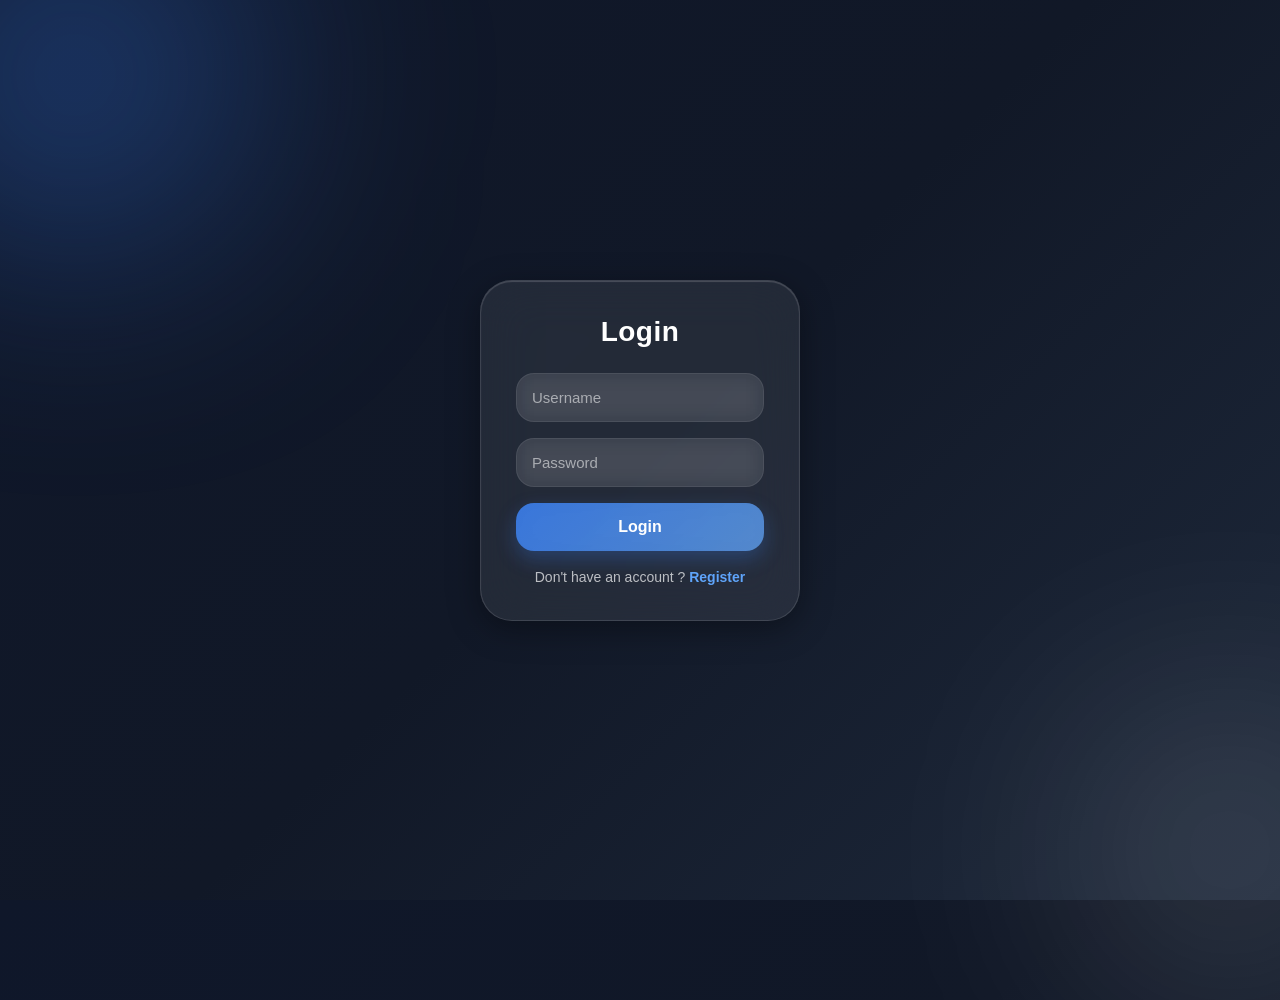
<file: index.html>
<!DOCTYPE html>
<html lang="id">
<head>
    <meta charset="UTF-8">
    <meta name="viewport" content="width=device-width, initial-scale=1.0">
    <title>Dashboard</title>

    <link rel="stylesheet" href="dashboard.css">

    <!-- FONT -->
    <link href="https://fonts.googleapis.com/css2?family=Inter:wght@400;600;700&display=swap" rel="stylesheet">
</head>

<body>

<!-- SIDEBAR -->
<div class="sidebar">

    <div class="logo">
        💳 CashFlow</div>

    <ul class="menu"><li><a href="index.html">🏠 Home</a></li>

        <li> <a href="cash-flow.html">💰 Cash Flow</a></li>

        <li><a href="data-user.html">👤 Data User</a></li>

        <li><a href="#">📊 Analytics</a></li>

        <li><a href="login.html">🚪 Logout</a></li>

    </ul>

</div>

<!-- MAIN CONTENT -->
<div class="main-content">

    <!-- TOPBAR -->
    <div class="topbar">

        <div>
            <h1>Home</h1>
            <p id="welcome">
                Selamat Datang 👋
            </p>
        </div>

    </div>

    <!-- CARD DASHBOARD -->
    <div class="cards">

        <div class="card-box">
            <h3>Total Saldo</h3>
            <h1 id="total-saldo">Rp 5.000.000</h1>
        </div>

        <div class="card-box">
            <h3>Pemasukan</h3>
            <h1 id="pemasukan">Rp 7.500.000</h1>
        </div>

        <div class="card-box">
            <h3>Pengeluaran</h3>
            <h1 id="pengeluaran">Rp 2.500.000</h1>
        </div>

    </div>

    <!-- QUICK MENU -->
    <div class="quick-menu">

        <button onclick="window.location.href='cash-flow.html'">
            💰 Cash Flow
        </button>

        <button onclick="window.location.href='data-user.html'">
            👤 Data User
        </button>

        <button onclick="logout()">
            🚪 Logout
        </button>

    </div>

</div>

<script src="dashboard.js"></script>

</body>
</html>
</file>
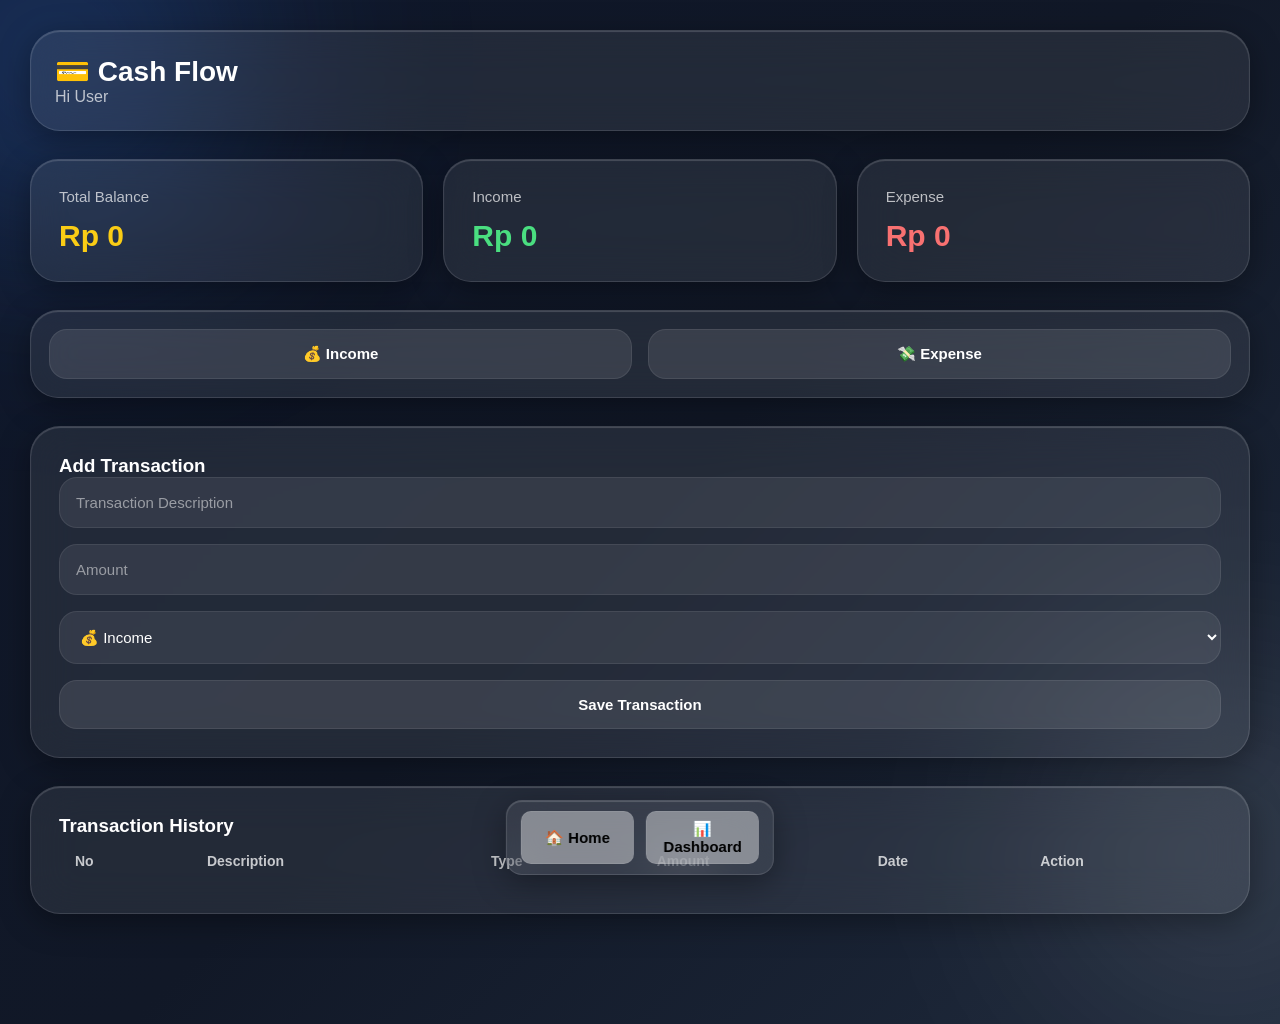
<file: cash-flow.html>
<!DOCTYPE html>
<html lang="en">
<head>
    <meta charset="UTF-8">
    <meta name="viewport" content="width=device-width, initial-scale=1.0">
    <title>Cash Flow</title>

    <link rel="stylesheet" href="cash-flow.css">

    <link href="https://fonts.googleapis.com/css2?family=Inter:wght@400;500;600;700&display=swap" rel="stylesheet">
</head>

<body>

    <!-- HEADER -->
    <header class="top-bar">

        <div>
            <h2>💳 Cash Flow</h2>
            <p id="nama-user">Hi User</p>
        </div>

                </div>

    </header>

    <!-- SUMMARY -->
    <section class="summary-box">

        <div class="summary-card total">
            <p>Total Balance</p>
            <h1 id="saldo">Rp 0</h1>
        </div>

        <div class="summary-card masuk">
            <p>Income</p>
            <h2 id="total-masuk">Rp 0</h2>
        </div>

        <div class="summary-card keluar">
            <p>Expense</p>
            <h2 id="total-keluar">Rp 0</h2>
        </div>

    </section>

    <!-- ACTION -->
    <section class="quick-action">

        <button onclick="setMode('masuk')">💰 Income</button>
        <button onclick="setMode('keluar')">💸 Expense</button>

    </section>

    <!-- FORM -->
    <section class="card form-box">

        <div class="form-header">
            <h3 id="form-title">Add Transaction</h3>
        </div>

        <form id="cashForm">

            <input type="text" id="keterangan" placeholder="Transaction Description" required>

            <input type="number" id="jumlah" placeholder="Amount" required>

            <select id="tipe">
                <option value="masuk">💰 Income</option>
                <option value="keluar">💸 Expense</option>
            </select>

            <button type="submit">Save Transaction</button>

        </form>

    </section>

    <!-- HISTORY -->
    <section class="card list-box">

        <div class="list-header">
            <h3>Transaction History</h3>
        </div>

        <div class="table-wrapper">

            <table>
                <thead>
                    <tr>
                        <th>No</th>
                        <th>Description</th>
                        <th>Type</th>
                        <th>Amount</th>
                        <th>Date</th>
                        <th>Action</th>
                    </tr>
                </thead>

                <tbody id="data-transaksi"></tbody>

            </table>

        </div>

    </section>

    <script src="cash-flow.js"></script>

    <!-- NAV SCRIPT -->
    <script>
        function goHome() {
            // kalau pakai GitHub Pages
            window.location.href = "./index.html";
        }
    </script>
<!-- BOTTOM NAVIGATION -->
<div class="bottom-nav">

    <button onclick="goHome()">
        🏠 Home
    </button>

    <button onclick="goDashboard()">
        📊 Dashboard
    </button>

</div>

<script>
function goHome() {
    window.location.href = "./index.html";
}

function goDashboard() {
    window.location.href = "./index.html";
}
</script>
</body>
</html>
</file>
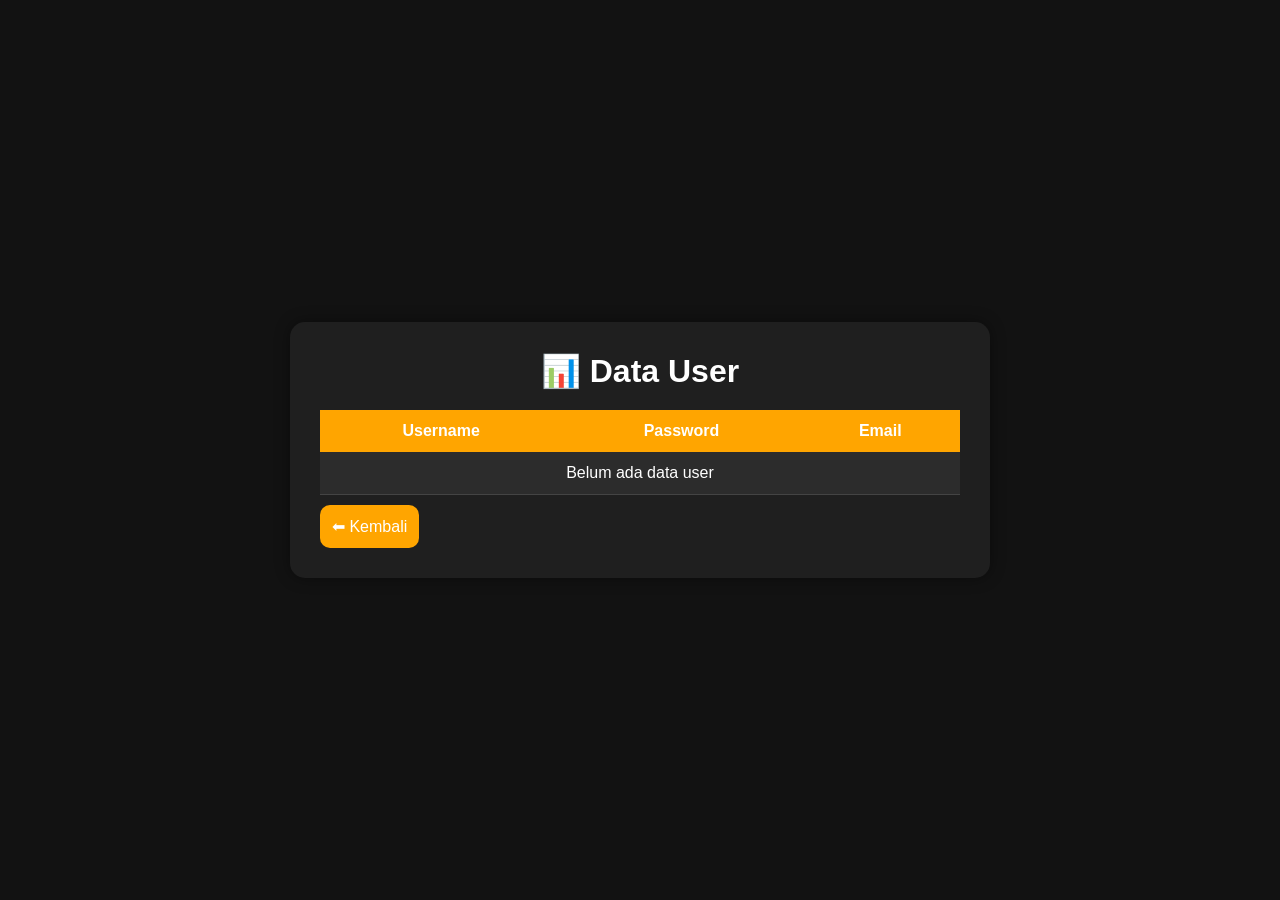
<file: data-user.html>
<!DOCTYPE html>
<html lang="id">
<head>
    <meta charset="UTF-8">
    <meta name="viewport" content="width=device-width, initial-scale=1.0">
    <title>Data User</title>

    <link rel="stylesheet" href="data-user.css">
</head>
<body>

    <div class="table-box">
        <h1>📊 Data User</h1>

        <table>
            <thead>
                <tr>
                    <th>Username</th>
                    <th>Password</th>
                    <th>Email</th>
                </tr>
            </thead>

            <tbody id="userTable"></tbody>
        </table>

        <button onclick="window.location.href='index.html'">⬅ Kembali</button>
    </div>

    <script src="data-user-login.js"></script>
</body>
</html>
</file>
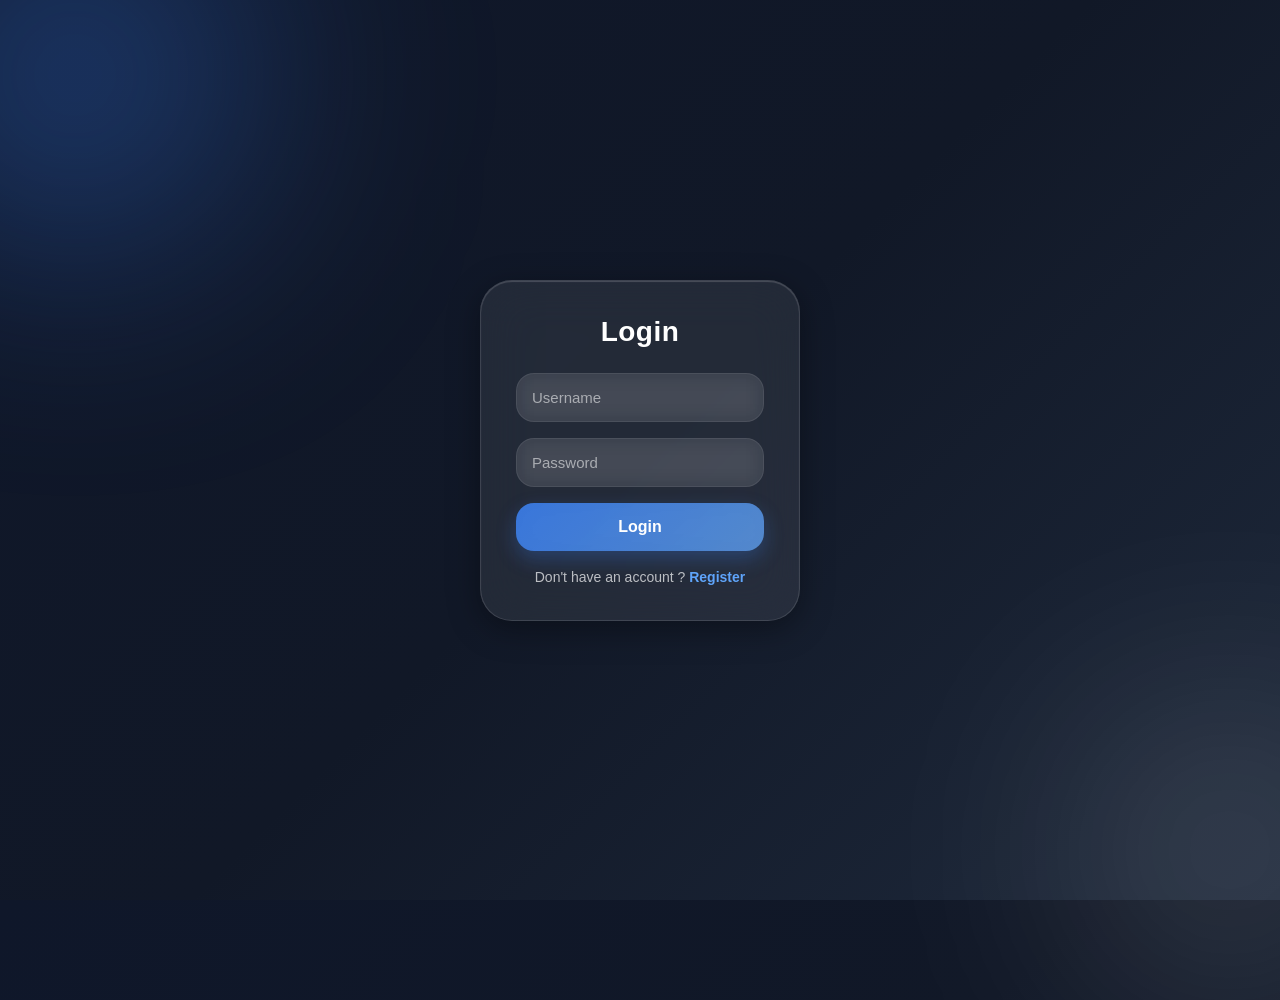
<file: login.html>
<!DOCTYPE html>
<html lang="en">
<head>
    <meta charset="UTF-8">
    <meta name="viewport" content="width=device-width, initial-scale=1.0">
    <title>Login</title>
    <link rel="stylesheet"href="style.css">
</head>
<body>
    <div class="box">
        <h2>Login</h2>
        <form onsubmit="login(event)">
            <input type="text" id="loginUser" placeholder="Username" required>
            <input type="password" id="loginPass" placeholder="Password" required>
            <button type="submit">Login</button>
            <p>Don't have an account ?
                <a href="register.html">Register</a>
            </p>  
        </form>
    </div>
    <script src="auth.js"></script>  
</body>
</html>
</file>
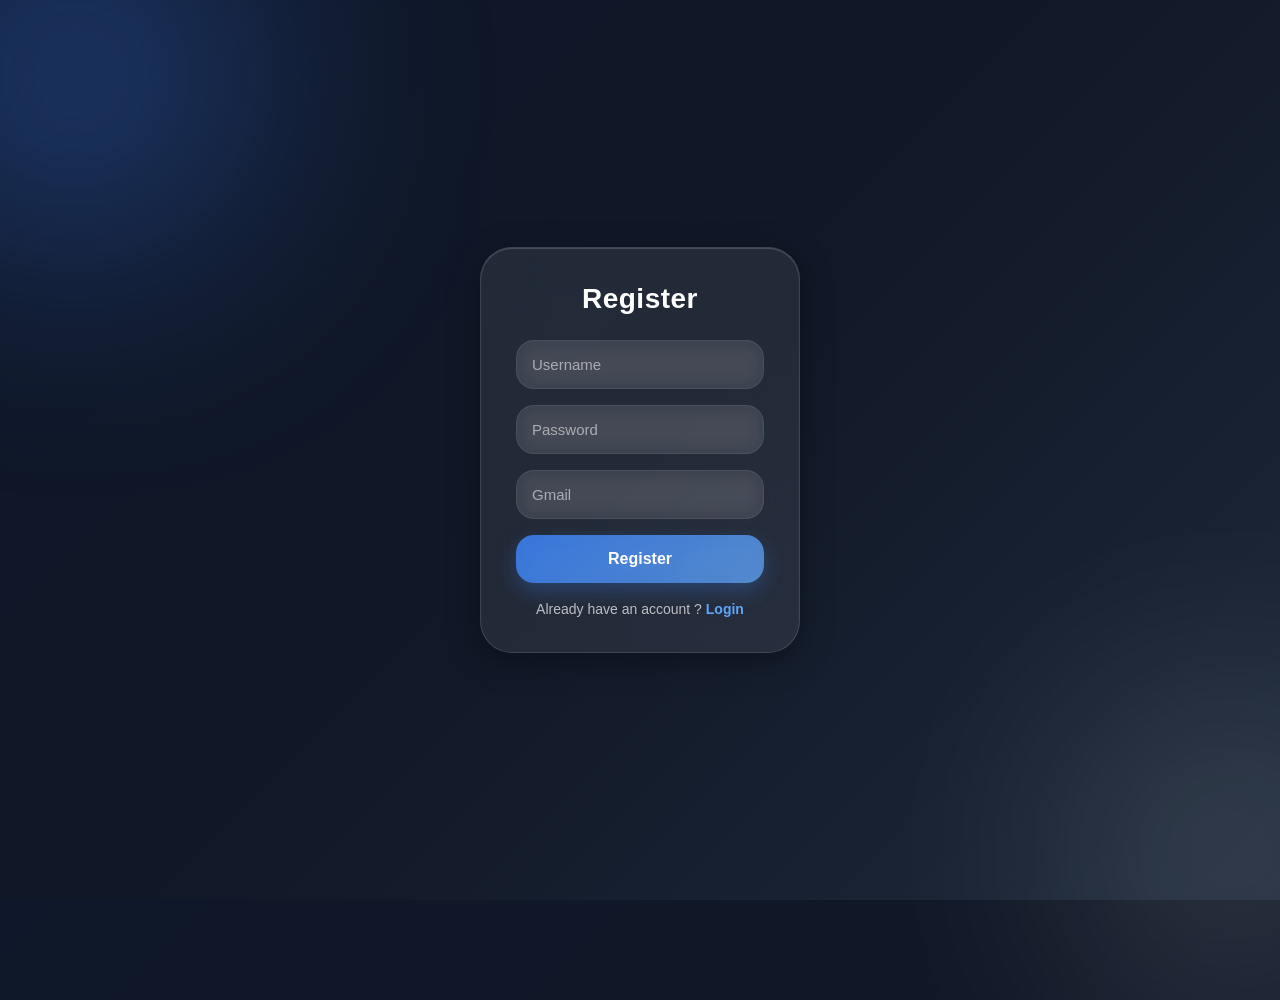
<file: register.html>
<!DOCTYPE html>
<html lang="en">
<head>
    <meta charset="UTF-8">
    <meta name="viewport" content="width=device-width, initial-scale=1.0">
    <title>Register</title>
    <link rel="stylesheet"href="style.css">
</head>
<body>
    <div class="box">
        <h2>Register</h2>
        <form onsubmit="register(event)">
            <input type="text" id="regUser" placeholder="Username" required>
            <input type="password" id="regPass" placeholder="Password" required>
            <input type="email" id="regMail"placeholder="Gmail"required>
            <button type="submit">Register</button>
            
            <p>Already have an account ?
                <a href="login.html">Login</a>
            </p>
        </form>
    </div>
    <script src="auth.js"></script>
</body>
</html>
</file>
<file: dashboard.css>
/* RESET */
*{
    margin:0;
    padding:0;
    box-sizing:border-box;
}

/* BODY */
body{
    font-family:'Inter',sans-serif;

    background:
        radial-gradient(circle at top left, #1e293b, transparent 50%),
        radial-gradient(circle at bottom right, #0b1220, #111827),
        #0b1220;

    color:white;

    display:flex;

    overflow-x:hidden;
}

/* ===== GLASS EFFECT BASE ===== */
.sidebar,
.card-box,
.topbar,
.quick-menu button{
    background:rgba(255,255,255,0.06);
    backdrop-filter:blur(18px);
    -webkit-backdrop-filter:blur(18px);

    border:1px solid rgba(255,255,255,0.10);

    box-shadow:
        0 8px 30px rgba(0,0,0,0.35),
        inset 0 1px 1px rgba(255,255,255,0.08);

    transition:0.3s ease;
}

/* ===== SIDEBAR ===== */
.sidebar{
    width:250px;
    height:100vh;

    padding:20px;

    position:fixed;
    left:0;
    top:0;

    border-right:1px solid rgba(255,255,255,0.08);

    animation:slideInLeft 0.8s ease;
}

/* LOGO */
.logo{
    font-size:24px;
    font-weight:700;
    margin-bottom:40px;
    text-align:center;

    animation:float 3s ease-in-out infinite;
}

/* MENU */
.menu{
    list-style:none;
}

.menu li{
    margin:15px 0;
}

.menu li a{
    text-decoration:none;
    color:white;

    display:block;

    padding:12px;

    border-radius:12px;

    transition:0.3s;
}

/* hover glow */
.menu li a:hover{
    background:linear-gradient(135deg,#2563eb,#38bdf8);
    color:black;

    transform:translateX(5px);
    box-shadow:0 0 15px rgba(56,189,248,0.4);
}

/* ACTIVE GLOW ANIMATION */
.menu li a:active{
    transform:scale(0.98);
}

/* MAIN CONTENT */
.main-content{
    margin-left:250px;
    width:100%;
    padding:20px;

    animation:fadeIn 0.8s ease;
}

/* TOPBAR */
.topbar{
    margin-bottom:25px;
    padding:20px;
    border-radius:20px;

    animation:floatSoft 4s ease-in-out infinite;
}

.topbar p{
    opacity:0.7;
    margin-top:5px;
}

/* CARDS */
.cards{
    display:flex;
    gap:20px;
    flex-wrap:wrap;
}

/* CARD BOX */
.card-box{
    flex:1;
    min-width:220px;

    padding:20px;

    border-radius:20px;

    box-shadow:0 10px 30px rgba(0,0,0,0.4);

    transition:0.4s ease;

    animation:fadeUp 0.8s ease;
}

.card-box:hover{
    transform:translateY(-8px) scale(1.02);
    box-shadow:0 15px 40px rgba(56,189,248,0.2);
}

.card-box h3{
    opacity:0.7;
}

.card-box h1{
    margin-top:10px;
    color:#38bdf8;
}

/* QUICK MENU */
.quick-menu{
    margin-top:30px;
    display:flex;
    gap:15px;
    flex-wrap:wrap;
}

/* BUTTON */
.quick-menu button{
    padding:12px 20px;

    border:none;
    border-radius:12px;

    background:rgba(255,255,255,0.08);

    color:white;

    font-weight:bold;

    cursor:pointer;

    transition:0.3s ease;

    backdrop-filter:blur(10px);

    animation:popIn 0.6s ease;
}

.quick-menu button:hover{
    transform:translateY(-5px) scale(1.05);

    background:rgba(56,189,248,0.3);

    box-shadow:0 0 20px rgba(56,189,248,0.4);
}

/* ===== ANIMATIONS ===== */
@keyframes fadeIn{
    from{opacity:0; transform:translateY(20px);}
    to{opacity:1; transform:translateY(0);}
}

@keyframes fadeUp{
    from{opacity:0; transform:translateY(40px);}
    to{opacity:1; transform:translateY(0);}
}

@keyframes slideInLeft{
    from{transform:translateX(-100%); opacity:0;}
    to{transform:translateX(0); opacity:1;}
}

@keyframes float{
    0%,100%{transform:translateY(0);}
    50%{transform:translateY(-8px);}
}

@keyframes floatSoft{
    0%,100%{transform:translateY(0);}
    50%{transform:translateY(-4px);}
}

@keyframes popIn{
    from{transform:scale(0.8); opacity:0;}
    to{transform:scale(1); opacity:1;}
}

/* RESPONSIVE */
@media(max-width:768px){

    .sidebar{
        width:80px;
        padding:10px;
    }

    .logo{
        font-size:16px;
    }

    .menu li a{
        text-align:center;
        font-size:12px;
        padding:10px;
    }

    .main-content{
        margin-left:80px;
    }

    .cards{
        flex-direction:column;
    }

    .quick-menu{
        flex-direction:column;
    }
}
</file>
<file: cash-flow.css>
/* RESET */
* {
    margin: 0;
    padding: 0;
    box-sizing: border-box;
}

/* BODY */
body {
    min-height: 100vh;
    padding: 30px;
    padding-bottom: 110px;

    font-family: -apple-system, BlinkMacSystemFont, "SF Pro Display", sans-serif;

    background: linear-gradient(135deg, #0f172a, #111827, #1e293b);
    color: white;

    overflow-x: hidden;
    position: relative;
}

/* GLOW EFFECT */
body::before,
body::after {
    content: "";
    position: fixed;
    width: 350px;
    height: 350px;
    border-radius: 50%;
    filter: blur(120px);
    z-index: -1;
}

body::before {
    background: rgba(59,130,246,0.30);
    top: -120px;
    left: -120px;
}

body::after {
    background: rgba(255,255,255,0.12);
    bottom: -120px;
    right: -120px;
}

/* GLASS EFFECT GLOBAL */
.top-bar,
.summary-card,
.quick-action,
.form-box,
.list-box,
.bottom-nav {
    background: rgba(255,255,255,0.08);
    backdrop-filter: blur(22px);
    -webkit-backdrop-filter: blur(22px);
    border: 1px solid rgba(255,255,255,0.12);
    box-shadow: 0 8px 32px rgba(0,0,0,0.35),
                inset 0 1px 1px rgba(255,255,255,0.18);
}

/* TOP BAR */
.top-bar {
    padding: 24px;
    border-radius: 30px;
    margin-bottom: 28px;
}

.top-bar h2 {
    font-size: 28px;
    font-weight: 700;
}

.top-bar p {
    color: rgba(255,255,255,0.7);
}

/* SUMMARY */
.summary-box {
    display: grid;
    grid-template-columns: repeat(auto-fit, minmax(220px, 1fr));
    gap: 20px;
    margin-bottom: 28px;
}

.summary-card {
    padding: 28px;
    border-radius: 28px;
    transition: 0.3s;
}

.summary-card:hover {
    transform: translateY(-5px);
}

.summary-card p {
    font-size: 15px;
    color: rgba(255,255,255,0.7);
    margin-bottom: 14px;
}

.summary-card h1,
.summary-card h2 {
    font-size: 30px;
    font-weight: 700;
}

.total h1 { color: #facc15; }
.masuk h2 { color: #4ade80; }
.keluar h2 { color: #f87171; }

/* QUICK ACTION */
.quick-action {
    padding: 18px;
    border-radius: 28px;
    display: flex;
    gap: 16px;
    margin-bottom: 28px;
}

/* FORM */
.form-box {
    padding: 28px;
    border-radius: 30px;
    margin-bottom: 28px;
}

/* LIST */
.list-box {
    padding: 28px;
    border-radius: 30px;
}

/* BUTTON GLOBAL */
button {
    flex: 1;
    border: none;
    cursor: pointer;
    padding: 15px;
    border-radius: 18px;
    font-size: 15px;
    font-weight: 600;
    color: white;
    background: rgba(255,255,255,0.10);
    transition: 0.3s;
    border: 1px solid rgba(255,255,255,0.08);
}

button:hover {
    transform: translateY(-3px);
    background: rgba(255,255,255,0.16);
}

/* FORM ELEMENT */
form {
    display: flex;
    flex-direction: column;
    gap: 16px;
}

input,
select {
    width: 100%;
    padding: 16px;
    border-radius: 18px;
    font-size: 15px;
    color: white;
    background: rgba(255,255,255,0.08);
    border: 1px solid rgba(255,255,255,0.08);
    outline: none;
}

input::placeholder {
    color: rgba(255,255,255,0.5);
}

/* TABLE */
.table-wrapper {
    overflow-x: auto;
}

table {
    width: 100%;
    border-collapse: collapse;
}

th {
    text-align: left;
    padding: 16px;
    font-size: 14px;
    color: rgba(255,255,255,0.75);
}

td {
    padding: 16px;
    border-top: 1px solid rgba(255,255,255,0.08);
}

/* ACTION BUTTON TABLE */
td button {
    padding: 8px 12px;
    font-size: 12px;
    margin-right: 6px;
}

/* BOTTOM NAV */
.bottom-nav {
    position: fixed;
    bottom: 25px;
    left: 50%;
    transform: translateX(-50%);
    display: flex;
    gap: 12px;
    padding: 10px 14px;
    border-radius: 16px;
    z-index: 999;
}

.bottom-nav button {
    background: rgba(255,255,255,0.4);
    color: black;
    padding: 8px 14px;
    border-radius: 10px;
}

.bottom-nav button:hover {
    background: rgba(255,255,255,0.7);
}

/* MOBILE */
@media (max-width: 768px) {
    body {
        padding: 18px;
        padding-bottom: 120px;
    }

    .summary-box {
        grid-template-columns: 1fr;
    }

    .quick-action {
        flex-direction: column;
    }

    table {
        min-width: 700px;
    }

    .top-bar h2 {
        font-size: 24px;
    }
}

/* ========== ANIMASI ========== */

/* 1. PAGE LOAD ANIMATION */
body {
    animation: pageFade 0.6s ease-out;
}

@keyframes pageFade {
    from {
        opacity: 0;
        transform: scale(0.98);
        filter: blur(6px);
    }
    to {
        opacity: 1;
        transform: scale(1);
        filter: blur(0);
    }
}

/* 2. FLOATING BACKGROUND GLOW */
body::before {
    animation: floatGlow1 8s ease-in-out infinite;
}

body::after {
    animation: floatGlow2 10s ease-in-out infinite;
}

@keyframes floatGlow1 {
    0%, 100% { transform: translate(0,0); }
    50% { transform: translate(40px, 30px); }
}

@keyframes floatGlow2 {
    0%, 100% { transform: translate(0,0); }
    50% { transform: translate(-40px, -30px); }
}

/* 3. CARD MUNCUL ANIMASI */
.top-bar,
.summary-card,
.quick-action,
.form-box,
.list-box {
    animation: cardIn 0.6s ease forwards;
    opacity: 0;
    transform: translateY(20px);
}

.top-bar { animation-delay: 0.1s; }
.summary-card { animation-delay: 0.2s; }
.quick-action { animation-delay: 0.3s; }
.form-box { animation-delay: 0.4s; }
.list-box { animation-delay: 0.5s; }

@keyframes cardIn {
    to {
        opacity: 1;
        transform: translateY(0);
    }
}

/* 4. BUTTON PRESS EFFECT */
button:active {
    transform: scale(0.96);
}

/* 5. TABLE ROW ANIMATION */
tbody tr {
    animation: rowFade 0.4s ease;
}

@keyframes rowFade {
    from {
        opacity: 0;
        transform: translateX(-10px);
    }
    to {
        opacity: 1;
        transform: translateX(0);
    }
}

/* 6. HOVER CARD UPGRADE */
.summary-card:hover {
    transform: translateY(-6px) scale(1.01);
    transition: 0.3s ease;
}
</file>
<file: data-user.css>
* {
    margin: 0;
    padding: 0;
    box-sizing: border-box;
    font-family: Arial, sans-serif;
}

body {
    background: #121212;
    color: white;

    display: flex;
    justify-content: center;
    align-items: center;

    min-height: 100vh;
    padding: 20px;
}

.box,
.table-box {
    background: #1f1f1f;
    padding: 30px;
    border-radius: 15px;

    width: 100%;
    max-width: 450px;

    box-shadow: 0 0 15px rgba(0,0,0,0.4);
}

.table-box {
    max-width: 700px;
}

h1, h2 {
    text-align: center;
    margin-bottom: 20px;
}

h3 {
    text-align: center;
    margin-bottom: 25px;
}

form {
    display: flex;
    flex-direction: column;
}

input {
    padding: 12px;
    margin-bottom: 15px;

    border: none;
    border-radius: 10px;

    background: #2c2c2c;
    color: white;
}

button {
    padding: 12px;
    margin-top: 10px;

    border: none;
    border-radius: 10px;

    background: orange;
    color: white;

    cursor: pointer;
    font-size: 16px;
}

button:hover {
    background: darkorange;
}

p {
    margin-top: 15px;
    text-align: center;
}

a {
    color: orange;
    text-decoration: none;
}

table {
    width: 100%;
    border-collapse: collapse;
    margin-top: 20px;
}

th {
    background: orange;
    padding: 12px;
}

td {
    background: #2c2c2c;
    padding: 12px;
    text-align: center;
    border-bottom: 1px solid #444;
}
</file>
<file: style.css>
/* RESET */
*{
    margin:0;
    padding:0;
    box-sizing:border-box;
}

/* BODY */
body{
    min-height:100vh;

    display:flex;
    justify-content:center;
    align-items:center;

    font-family:
        -apple-system,
        BlinkMacSystemFont,
        "SF Pro Display",
        sans-serif;

    background:
        linear-gradient(
            135deg,
            #0f172a,
            #111827,
            #1e293b
        );

    overflow:hidden;

    position:relative;

    color:white;
}

/* LIQUID GLOW */
body::before{
    content:"";

    position:absolute;

    width:350px;
    height:350px;

    background:
        rgba(59,130,246,0.35);

    border-radius:50%;

    filter:blur(120px);

    top:-100px;
    left:-100px;
}

body::after{
    content:"";

    position:absolute;

    width:300px;
    height:300px;

    background:
        rgba(255,255,255,0.15);

    border-radius:50%;

    filter:blur(120px);

    bottom:-100px;
    right:-100px;
}

/* GLASS BOX */
.box{

    width:320px;

    padding:35px;

    border-radius:32px;

    background:
        rgba(255,255,255,0.08);

    backdrop-filter:blur(24px);
    -webkit-backdrop-filter:blur(24px);

    border:
        1px solid rgba(255,255,255,0.12);

    box-shadow:
        0 8px 32px rgba(0,0,0,0.35),
        inset 0 1px 1px rgba(255,255,255,0.18);

    position:relative;

    z-index:10;
}

/* TITLE */
.box h2{

    text-align:center;

    margin-bottom:25px;

    font-size:28px;

    font-weight:700;

    letter-spacing:0.5px;
}

/* INPUT */
input{

    width:100%;

    padding:15px;

    margin-bottom:16px;

    border:none;

    outline:none;

    border-radius:18px;

    background:
        rgba(255,255,255,0.08);

    color:white;

    font-size:15px;

    backdrop-filter:blur(10px);

    border:
        1px solid rgba(255,255,255,0.08);

    transition:0.3s;
}

input::placeholder{

    color:
        rgba(255,255,255,0.55);

}

input:focus{

    border:
        1px solid rgba(255,255,255,0.28);

    background:
        rgba(255,255,255,0.12);

}

/* BUTTON */
button{

    width:100%;

    padding:15px;

    border:none;

    border-radius:18px;

    cursor:pointer;

    font-size:16px;

    font-weight:600;

    color:white;

    background:
        linear-gradient(
            135deg,
            rgba(59,130,246,0.85),
            rgba(96,165,250,0.75)
        );

    backdrop-filter:blur(12px);

    transition:0.3s;

    box-shadow:
        0 8px 20px rgba(59,130,246,0.28);
}

button:hover{

    transform:
        translateY(-3px);

    box-shadow:
        0 12px 24px rgba(59,130,246,0.38);

}

/* TEXT */
p{

    margin-top:18px;

    text-align:center;

    color:
        rgba(255,255,255,0.7);

    font-size:14px;
}

/* LINK */
a{

    color:#60a5fa;

    text-decoration:none;

    font-weight:600;
}

a:hover{

    text-decoration:underline;
}
</file>
